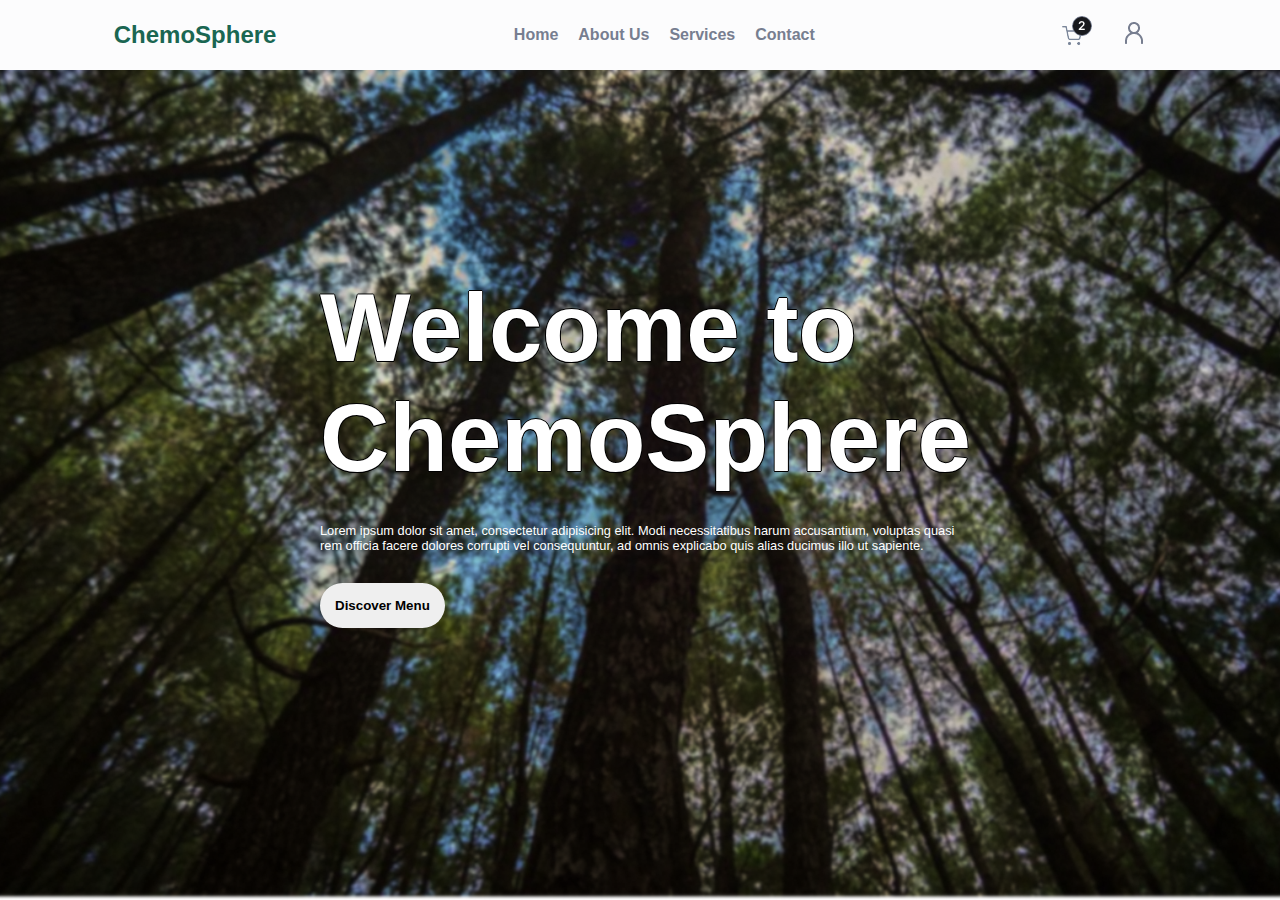
<file: frontend/index.html>
<!DOCTYPE html>
<html lang="en">
  <head>
    <meta charset="UTF-8" />
    <meta name="viewport" content="width=device-width, initial-scale=1.0" />
    <title>Document</title>
    <link rel="stylesheet" href="index.css" />
  </head>
  <body>
    <nav>
      <h2>ChemoSphere</h2>
      <ul class="navlinks">
        <li>Home</li>
        <li>About Us</li>
        <li>Services</li>
        <li>Contact</li>
      </ul>
      <ul>
        <li><img style="margin-top: 5px" src="cart.png" alt="" /></li>
        <li><img src="profile.png" alt="" /></li>
      </ul>
    </nav>
    <section class="home">
      <div class="info">
        <h1>Welcome to ChemoSphere</h1>
        <p>
          Lorem ipsum dolor sit amet, consectetur adipisicing elit. Modi
          necessitatibus harum accusantium, voluptas quasi rem officia facere
          dolores corrupti vel consequuntur, ad omnis explicabo quis alias
          ducimus illo ut sapiente.
        </p>
        <button>Discover Menu</button>
      </div>
    </section>
  </body>
</html>
</file>
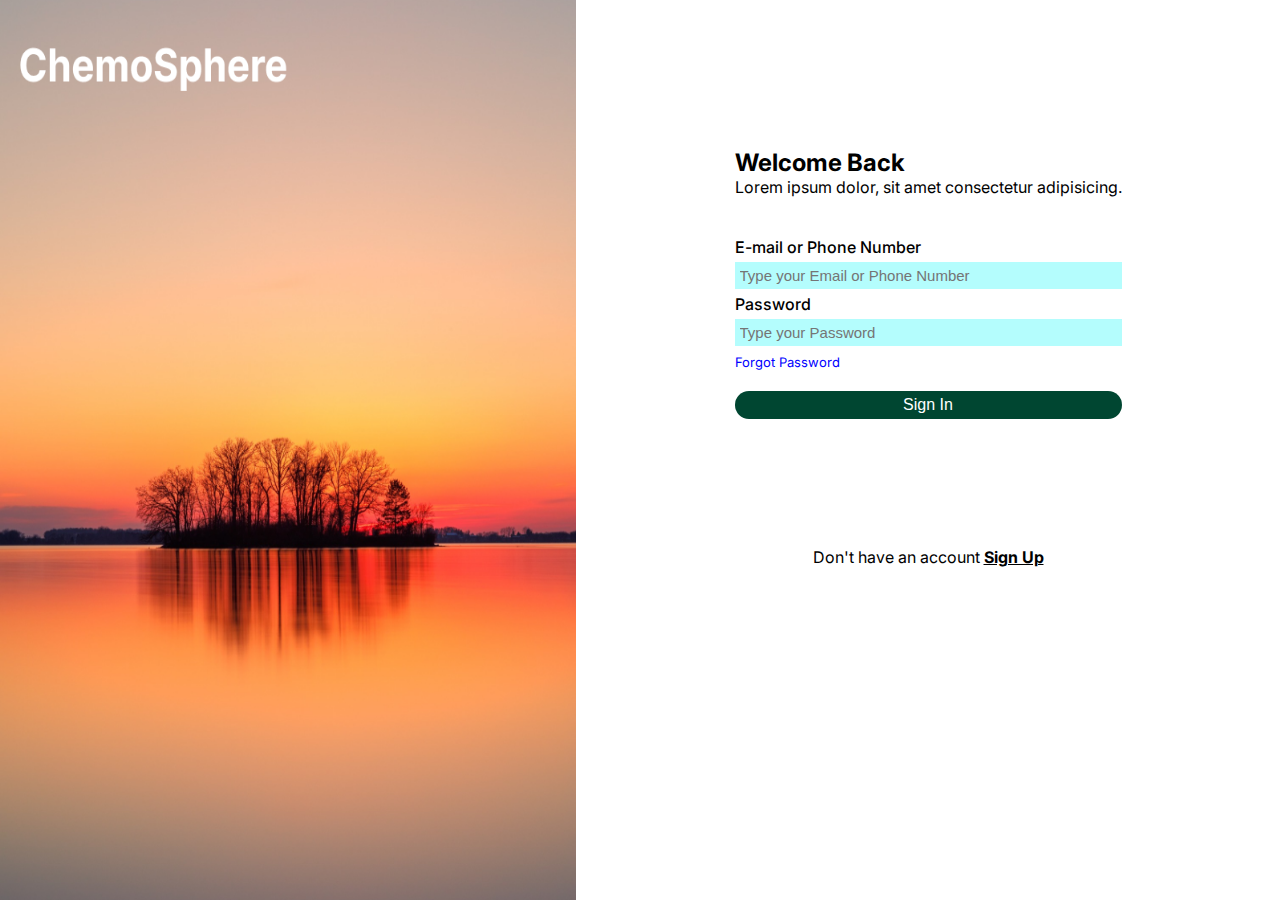
<file: frontend/login.html>
<!DOCTYPE html>
<html lang="en">
  <head>
    <meta charset="UTF-8" />
    <meta name="viewport" content="width=device-width, initial-scale=1.0" />
    <!-- <script
      src="https://kit.fontawesome.com/ddf69e7807.js"
      crossorigin="anonymous"
    ></script> -->
    <link rel="stylesheet" href="./login.css" />
    <title>Login</title>
  </head>
  <body>
    <div class="container">
      <div class="leftContainer">
        <img src="./login.png" alt="" />
      </div>
      <div class="rightContainer">
        <div class="formContent">
          <div class="title">
            <h2>Welcome Back</h2>
            <span>Lorem ipsum dolor, sit amet consectetur adipisicing.</span>
          </div>
          <div class="inputs">
            <div class="email">
              <span>E-mail or Phone Number</span>
              <input
                type="text"
                placeholder="Type your Email or Phone Number"
              />
            </div>
            <div class="password">
              <span>Password</span>
              <input type="text" placeholder="Type your Password" />
              <div>
                <span>Forgot Password</span>
              </div>
            </div>
          </div>
          <div class="btn">
            <button>Sign In</button>
          </div>
        </div>
        <span>
          Don't have an account <u><strong>Sign Up</strong></u>
        </span>
      </div>
    </div>
  </body>
</html>
</file>
<file: frontend/index.css>
@import url("https://fonts.googleapis.com/css2?family=Inter:wght@300&display=swap");
* {
  padding: 0;
  margin: 0;
  font-family: Arial, Helvetica, sans-serif;
}

body {
  font-family: "Inter", sans-serif;
}
section {
  height: 100vh;
  width: 100vw;
  display: grid;
  justify-items: center;
  align-content: center;
}
.home {
  background-image: url(background.png);
  background-repeat: no-repeat;
  background-position: center;
  background-size: cover;
}
nav {
  height: 70px;
  display: flex;
  background-color: #fcfcfd;
  justify-content: space-around;
  align-items: center;
  position: absolute;
  width: 100vw;
}
nav ul {
  display: flex;
  list-style-type: none;
}

nav h2 {
  color: #1a6652;
  font-weight: bolder;
}
.navlinks {
  color: #777e90;
  font-weight: bold;
}

li {
  margin: 10px;
}

section h1 {
  color: white;
  font-size: 7.5vw;
  text-shadow: 1px 0 #000, -1px 0 #000, 0 1px #000, 0 -1px #000,
    0.5px 0.5px #000, -0.5px -0.5px #000, 0.5px -0.5px #000, -0.5px 0.5px #000;
}
section p {
  color: white;
  font-size: 1vw;
  margin: 30px 0px;
}
.info {
  /* height: 50px; */
  /* width: 50px; */
  max-width: 50%;
}
button {
  padding: 15px;
  font-weight: bold;
  border-radius: 30px;
  border: none;
}
</file>
<file: frontend/login.css>
@import url("https://fonts.googleapis.com/css2?family=Inter:wght@300&display=swap");

* {
  margin: 0;
  padding: 0;
}

body {
  width: 100%;
  height: 50vh;
  overflow: hidden;
  font-family: "Inter", sans-serif;
}

.container {
  /* border: 2px solid red; */
  display: flex;
  justify-content: space-between;

  > .leftContainer {
    /* border: 2px solid red; */
    width: 45%;
    > img {
      width: 100%;
      height: 100vh;
    }
  }

  > .rightContainer {
    /* border: 2px solid blue; */
    width: 55%;
    display: flex;
    justify-content: start;
    align-items: center;
    flex-direction: column;

    > .formContent {
      /* border: 2px solid red; */
      margin: 8rem 0px;
      display: flex;
      justify-content: start;
      flex-direction: column;

      > .title {
        /* border: 2px solid green; */
        margin: 20px 0px;
      }

      > .inputs {
        /* border: 2px solid black; */
        margin: 20px 0px;

        > .email {
          display: flex;
          justify-content: center;
          flex-direction: column;
          > span {
            font-weight: 500;
          }
          > input {
            margin: 5px 0px;
            outline: none;
            border: none;
            background: rgba(158, 252, 252, 0.778);
            padding: 5px;
            margin: 5px 0;
            font-size: 15px;
          }
        }
        > .password {
          display: flex;
          justify-content: center;
          flex-direction: column;

          > span {
            font-weight: 500;
          }

          > input {
            margin: 5px 0px;
            outline: none;
            border: none;
            background: rgba(158, 252, 252, 0.778);
            padding: 5px;
            margin: 5px 0;
            font-size: 15px;
          }
          > div {
            > span {
              color: blue;
              font-size: 13px;
              cursor: pointer;
            }
          }
        }
      }

      > .btn {
        /* border: 2px solid red; */
        display: flex;
        justify-content: center;

        > button {
          width: 100%;
          font-size: 16px;
          padding: 5px 0px;
          border-radius: 20px;
          background: rgb(0, 70, 49);
          color: white;
          border: none;
          cursor: pointer;
        }
      }
    }
  }
}
</file>
